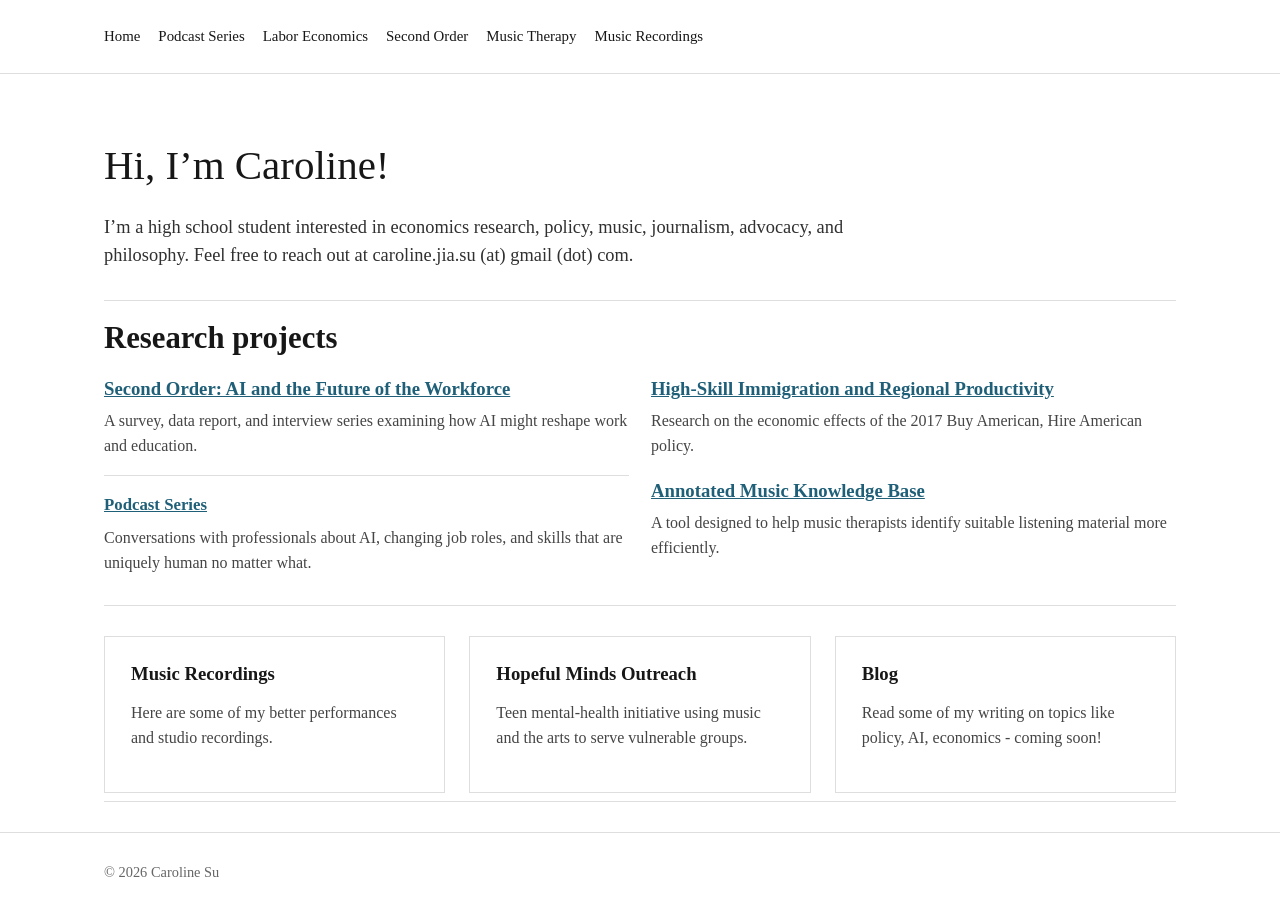
<file: index.html>
<!doctype html>
<html lang="en">
<head>
  <meta charset="utf-8">
  <meta name="viewport" content="width=device-width, initial-scale=1">
  <meta name="description" content="Caroline Su — research, journalism, and music.">
  <title>Home | Caroline Su</title>
  <link rel="stylesheet" href="styles.css">
</head>
<body>
<header class="site-header">
  <nav class="nav" aria-label="Main navigation">
    <button class="nav-toggle" aria-expanded="false" aria-controls="nav-links">Menu</button>
    <ul class="nav-links" id="nav-links">
      <li><a href="index.html">Home</a></li>
      <li><a href="podcast.html">Podcast Series</a></li>
      <li><a href="labor-economics.html">Labor Economics</a></li>
      <li><a href="second-order.html">Second Order</a></li>
      <li><a href="music-therapy.html">Music Therapy</a></li>
      <li><a href="recordings.html">Music Recordings</a></li>
    </ul>
  </nav>
</header>

<main>

<section class="hero">
  <h1>Hi, I’m Caroline!</h1>
  <p class="lede">I’m a high school student interested in economics research, policy, music, journalism, advocacy, and philosophy. Feel free to reach out at caroline.jia.su (at) gmail (dot) com.</p>
</section>
<section class="section research-section">
  <h2>Research projects</h2>
    <div class="research-columns">

  <!-- LEFT COLUMN -->
  <div class="research-column">

    <article class="card">

      <h3>
        <a href="second-order.html">
          Second Order: AI and the Future of the Workforce
        </a>
      </h3>

      <p>
        A survey, data report, and interview series examining how AI
        might reshape work and education.
      </p>

      <div class="project-subsection">

        <h4>
          <a href="podcast.html">Podcast Series</a>
        </h4>

        <p>
          Conversations with professionals about AI, changing job roles,
          and skills that are uniquely human no matter what.
        </p>
      </div>
    </article>

  </div>


  <!-- RIGHT COLUMN -->
  <div class="research-column">

    <article class="card">

      <h3>
        <a href="labor-economics.html">
          High-Skill Immigration and Regional Productivity
        </a>
      </h3>

      <p>
        Research on the economic effects of the 2017 Buy American,
        Hire American policy.
      </p>
    </article>


    <article class="card">

      <h3>
        <a href="music-therapy.html">
          Annotated Music Knowledge Base
        </a>
      </h3>

      <p>
        A tool designed to help music therapists identify suitable
        listening material more efficiently.
      </p>
    </article>

  </div>

</div>
</section>
<section class="section grid grid-3 home-links-section">
  <article class="card"><h3><a class="stretched" href="recordings.html">Music Recordings</a></h3><p>Here are some of my better performances and studio recordings.</p></article>
  <article class="card"><h3><a class="stretched" href="https://hopefulmindsoutreach.org">Hopeful Minds Outreach</a></h3><p>Teen mental-health initiative using music and the arts to serve vulnerable groups.</p></article>
    <article class="card"><h3>Blog</h3><p>Read some of my writing on topics like policy, AI, economics - coming soon!</p></article>
</section>
</main>
<footer><div class="footer-inner">© <span id="year"></span> Caroline Su</div></footer>
<script src="script.js"></script>
<script>document.getElementById('year').textContent = new Date().getFullYear();</script>
</body>
</html>
</file>
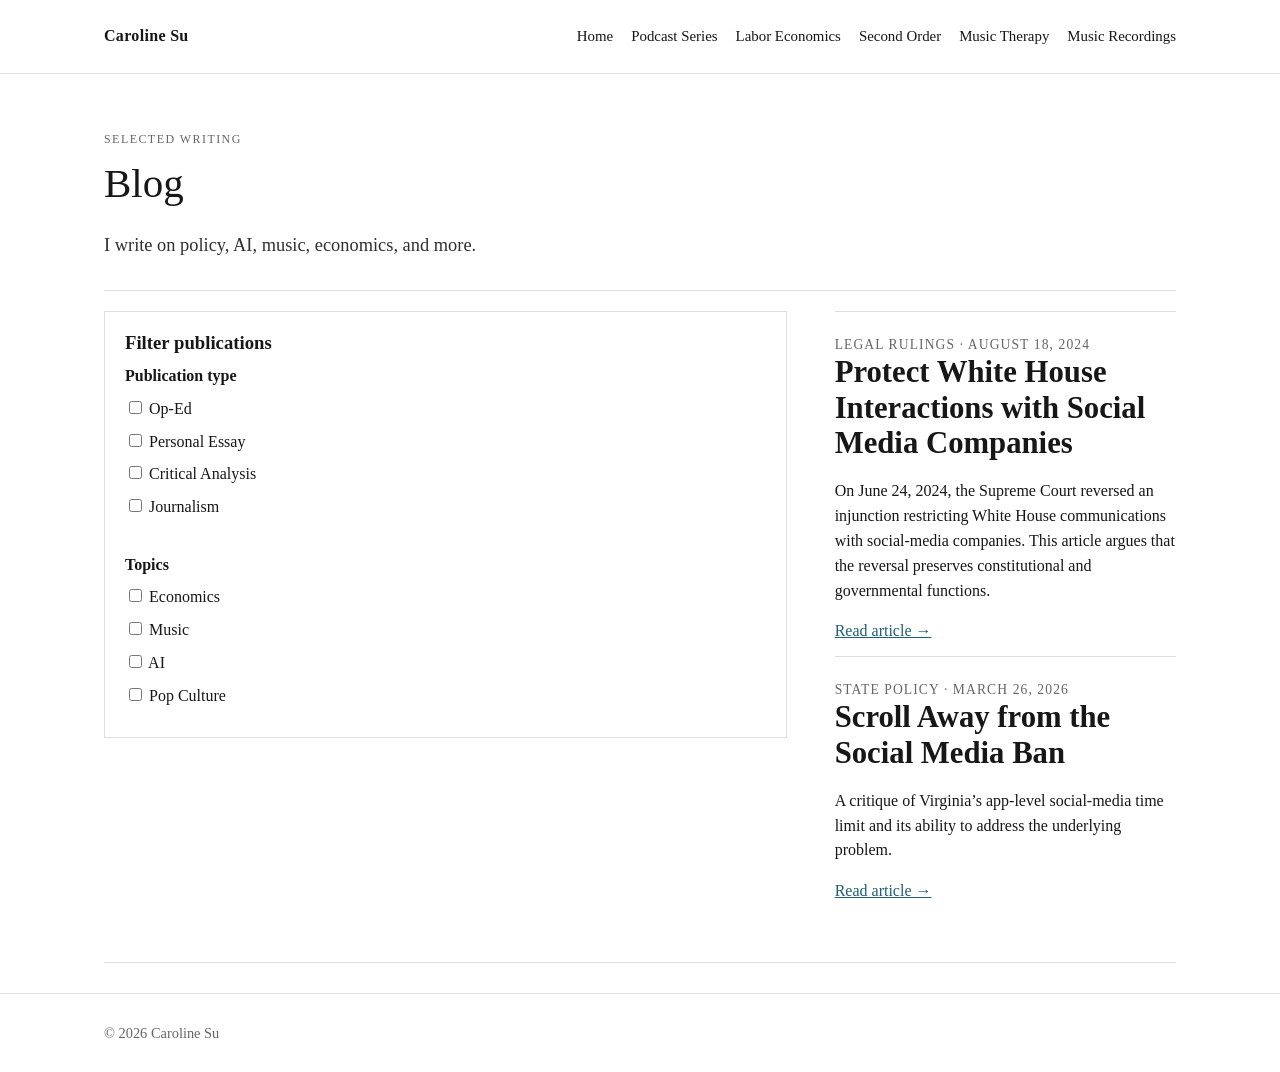
<file: blog.html>
<!doctype html>
<html lang="en">
<head>
  <meta charset="utf-8">
  <meta name="viewport" content="width=device-width, initial-scale=1">
  <meta name="description" content="Caroline Su — research, journalism, and music.">
  <title>Blog | Caroline Su</title>
  <link rel="stylesheet" href="styles.css">
</head>
<body>
<header class="site-header">
  <nav class="nav" aria-label="Main navigation">
    <a class="brand" href="index.html">Caroline Su</a>
    <button class="nav-toggle" aria-expanded="false" aria-controls="nav-links">Menu</button>
    <ul class="nav-links" id="nav-links">
      <li><a href="index.html">Home</a></li>
      <li><a href="podcast.html">Podcast Series</a></li>
      <li><a href="labor-economics.html">Labor Economics</a></li>
      <li><a href="second-order.html">Second Order</a></li>
      <li><a href="music-therapy.html">Music Therapy</a></li>
      <li><a href="recordings.html">Music Recordings</a></li>
    </ul>
  </nav>
</header>

<main>

<section class="hero"><div class="eyebrow">Selected writing</div><h1>Blog</h1><p class="lede">I write on policy, AI, music, economics, and more.</p></section>
<section class="section two-column">
  <aside class="filters"><h3>Filter publications</h3><strong>Publication type</strong>
    <label><input type="checkbox" data-filter value="op-ed"> Op-Ed</label>
    <label><input type="checkbox" data-filter value="personal-essay"> Personal Essay</label>
    <label><input type="checkbox" data-filter value="critical-analysis"> Critical Analysis</label>
    <label><input type="checkbox" data-filter value="journalism"> Journalism</label>
    <br><strong>Topics</strong>
    <label><input type="checkbox" data-filter value="economics"> Economics</label>
    <label><input type="checkbox" data-filter value="music"> Music</label>
    <label><input type="checkbox" data-filter value="ai"> AI</label>
    <label><input type="checkbox" data-filter value="pop-culture"> Pop Culture</label>
  </aside>
  <div class="post-list">
    <article class="post" data-type="op-ed" data-topic="ai"><div class="meta">Legal rulings · August 18, 2024</div><h2>Protect White House Interactions with Social Media Companies</h2><p>On June 24, 2024, the Supreme Court reversed an injunction restricting White House communications with social-media companies. This article argues that the reversal preserves constitutional and governmental functions.</p><a href="#">Read article →</a></article>
    <article class="post" data-type="op-ed" data-topic="pop-culture"><div class="meta">State policy · March 26, 2026</div><h2>Scroll Away from the Social Media Ban</h2><p>A critique of Virginia’s app-level social-media time limit and its ability to address the underlying problem.</p><a href="#">Read article →</a></article>
  </div>
</section>
</main>
<footer><div class="footer-inner">© <span id="year"></span> Caroline Su</div></footer>
<script src="script.js"></script>
<script>document.getElementById('year').textContent = new Date().getFullYear();</script>
</body>
</html>
</file>
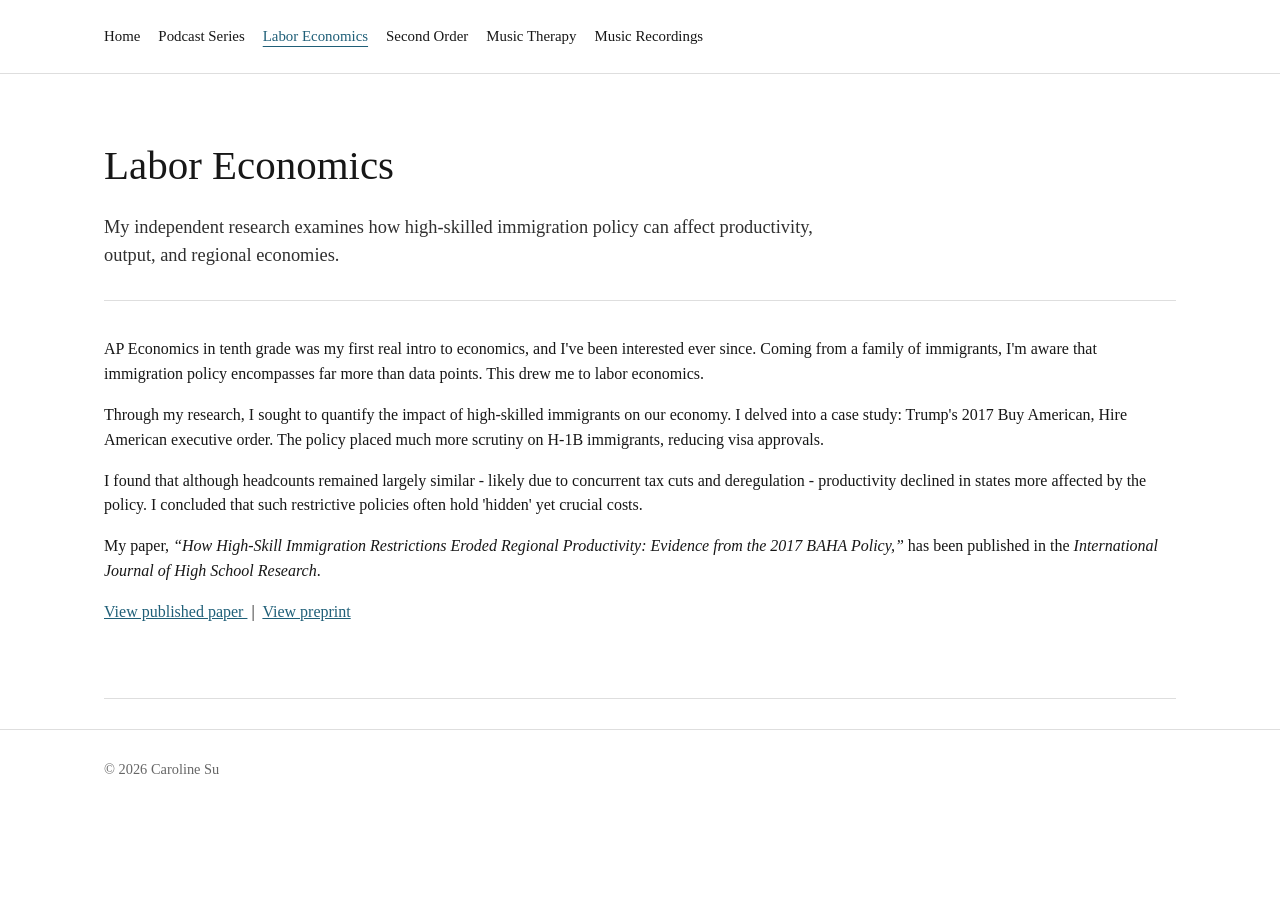
<file: labor-economics.html>
<!doctype html>
<html lang="en">
<head>
  <meta charset="utf-8">
  <meta name="viewport" content="width=device-width, initial-scale=1">
  <meta name="description" content="Caroline Su — research, journalism, and music.">
  <title>Labor Economics | Caroline Su</title>
  <link rel="stylesheet" href="styles.css">
</head>
<body>
<header class="site-header">
  <nav class="nav" aria-label="Main navigation">
    <button class="nav-toggle" aria-expanded="false" aria-controls="nav-links">Menu</button>
    <ul class="nav-links" id="nav-links">
      <li><a href="index.html">Home</a></li>
      <li><a href="podcast.html">Podcast Series</a></li>
      <li><a href="labor-economics.html" aria-current="page">Labor Economics</a></li>
      <li><a href="second-order.html">Second Order</a></li>
      <li><a href="music-therapy.html">Music Therapy</a></li>
      <li><a href="recordings.html">Music Recordings</a></li>
    </ul>
  </nav>
</header>

<main>

<section class="hero"></div><h1>Labor Economics</h1><p class="lede">My independent research examines how high-skilled immigration policy can affect productivity, output, and regional economies.</p></section>
<section class="section">
<p>AP Economics in tenth grade was my first real intro to economics, and I've been interested ever since. Coming from a family of immigrants, I'm aware that immigration policy encompasses far more than data points. This drew me to labor economics.</p>
<p>Through my research, I sought to quantify the impact of high-skilled immigrants on our economy. I delved into a case study: Trump's 2017 Buy American, Hire American executive order. The policy placed much more scrutiny on H-1B immigrants, reducing visa approvals.</p>
<p>I found that although headcounts remained largely similar - likely due to concurrent tax cuts and deregulation - productivity declined in states more affected by the policy. I concluded that such restrictive policies often hold 'hidden' yet crucial costs.</p>
<p>My paper, <em>“How High-Skill Immigration Restrictions Eroded Regional Productivity: Evidence from the 2017 BAHA Policy,”</em> has been published in the <em>International Journal of High School Research</em>.</p>
<p>
  <a
    href="https://terra-docs.s3.us-east-2.amazonaws.com/IJHSR/Articles/volume8-issue18/IJHSR_2026_818_9.pdf"
    target="_blank"
    rel="noopener">
    View published paper
  </a>

  &nbsp;|&nbsp;

  <a
    href="https://doi.org/10.2139/ssrn.6649558"
    target="_blank"
    rel="noopener">
    View preprint
  </a>
</p>
</section>
</main>
<footer><div class="footer-inner">© <span id="year"></span> Caroline Su</div></footer>
<script src="script.js"></script>
<script>document.getElementById('year').textContent = new Date().getFullYear();</script>
</body>
</html>
</file>
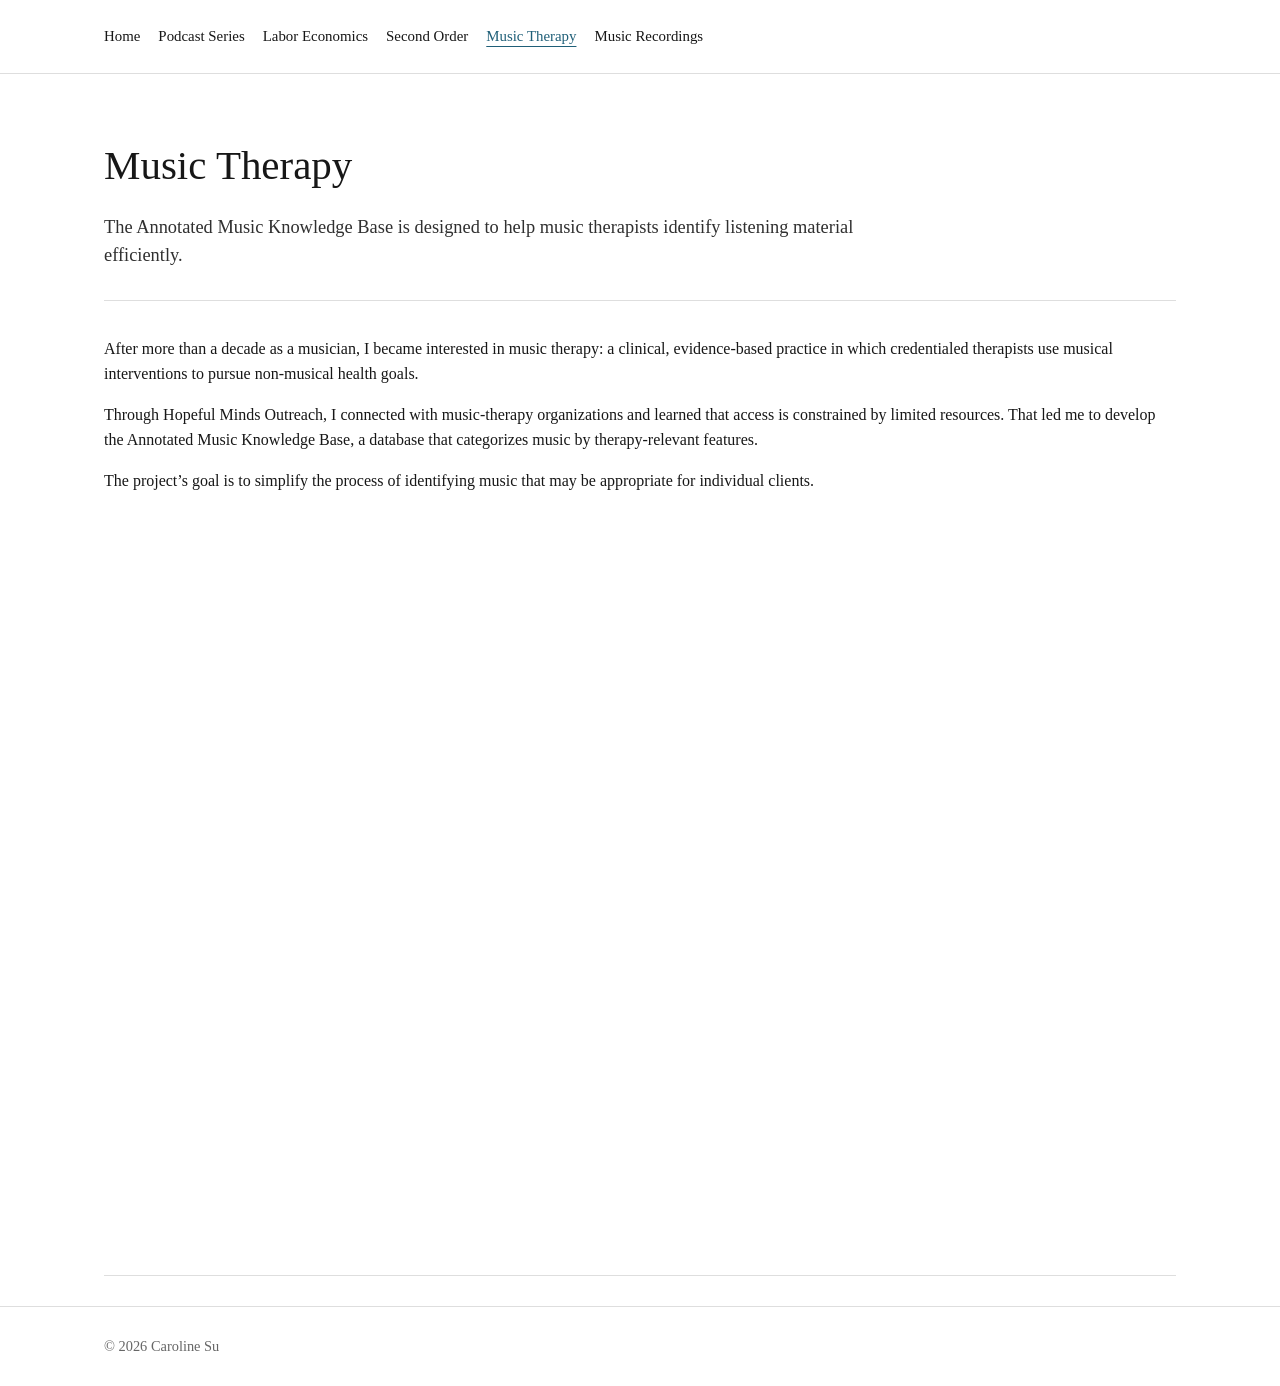
<file: music-therapy.html>
<!doctype html>
<html lang="en">
<head>
  <meta charset="utf-8">
  <meta name="viewport" content="width=device-width, initial-scale=1">
  <meta name="description" content="Caroline Su — research, journalism, and music.">
  <title>Music Therapy | Caroline Su</title>
  <link rel="stylesheet" href="styles.css">
</head>
<body>
<header class="site-header">
  <nav class="nav" aria-label="Main navigation">
    <button class="nav-toggle" aria-expanded="false" aria-controls="nav-links">Menu</button>
    <ul class="nav-links" id="nav-links">
      <li><a href="index.html">Home</a></li>
      <li><a href="podcast.html">Podcast Series</a></li>
      <li><a href="labor-economics.html">Labor Economics</a></li>
      <li><a href="second-order.html">Second Order</a></li>
      <li><a href="music-therapy.html" aria-current="page">Music Therapy</a></li>
      <li><a href="recordings.html">Music Recordings</a></li>
    </ul>
  </nav>
</header>

<main>

<section class="hero"></div><h1>Music Therapy</h1><p class="lede">The Annotated Music Knowledge Base is designed to help music therapists identify listening material efficiently.</p></section>
<section class="section">
<p>After more than a decade as a musician, I became interested in music therapy: a clinical, evidence-based practice in which credentialed therapists use musical interventions to pursue non-musical health goals.</p>
<p>Through Hopeful Minds Outreach, I connected with music-therapy organizations and learned that access is constrained by limited resources. That led me to develop the Annotated Music Knowledge Base, a database that categorizes music by therapy-relevant features.</p>
<p>The project’s goal is to simplify the process of identifying music that may be appropriate for individual clients.</p>
<div class="notion-embed">
  <iframe
    src="https://shorthaired-kite-eb5.notion.site/ebd//308f971abde680f08485e505eee11bba?v=308f971abde681fe8b44000cd25b908d"
    width="100%"
    height="600"
    frameborder="0"
    allowfullscreen>
  </iframe>
</div>
</section>
</main>
<footer><div class="footer-inner">© <span id="year"></span> Caroline Su</div></footer>
<script src="script.js"></script>
<script>document.getElementById('year').textContent = new Date().getFullYear();</script>
</body>
</html>
</file>
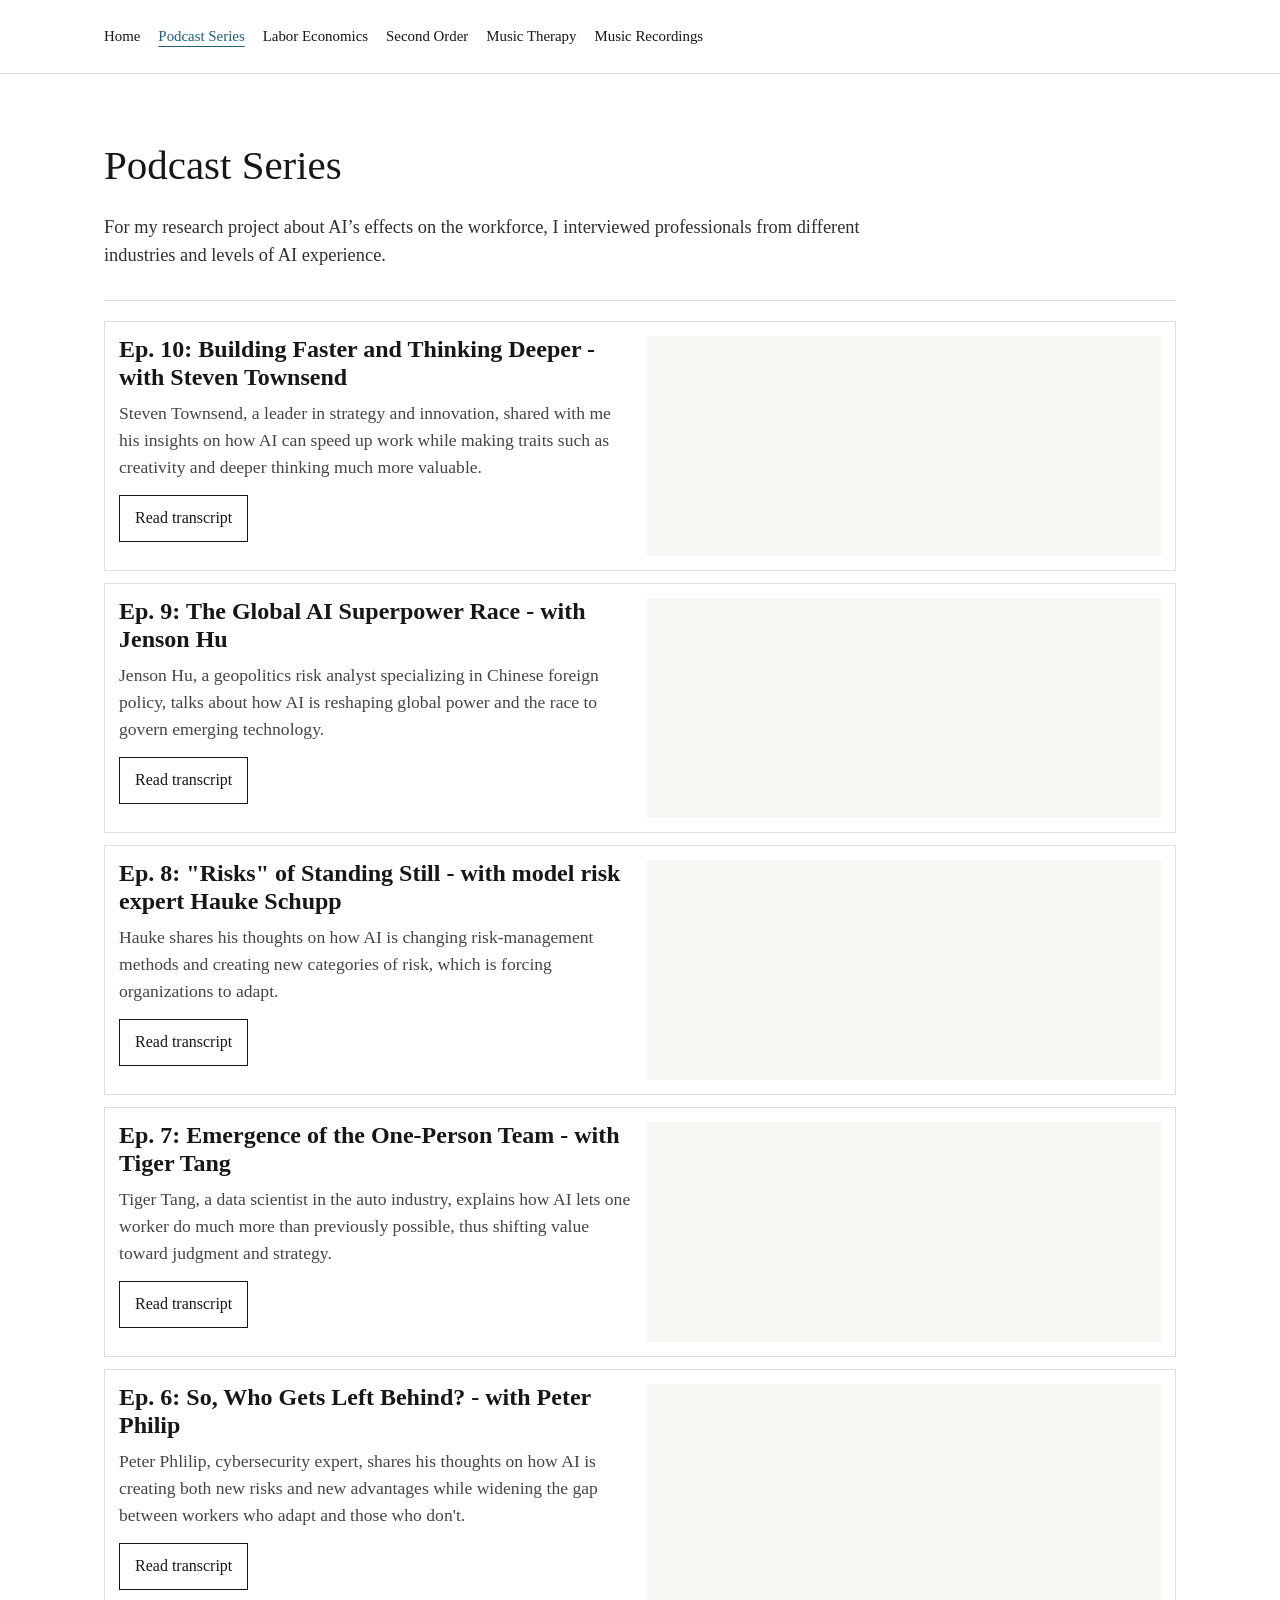
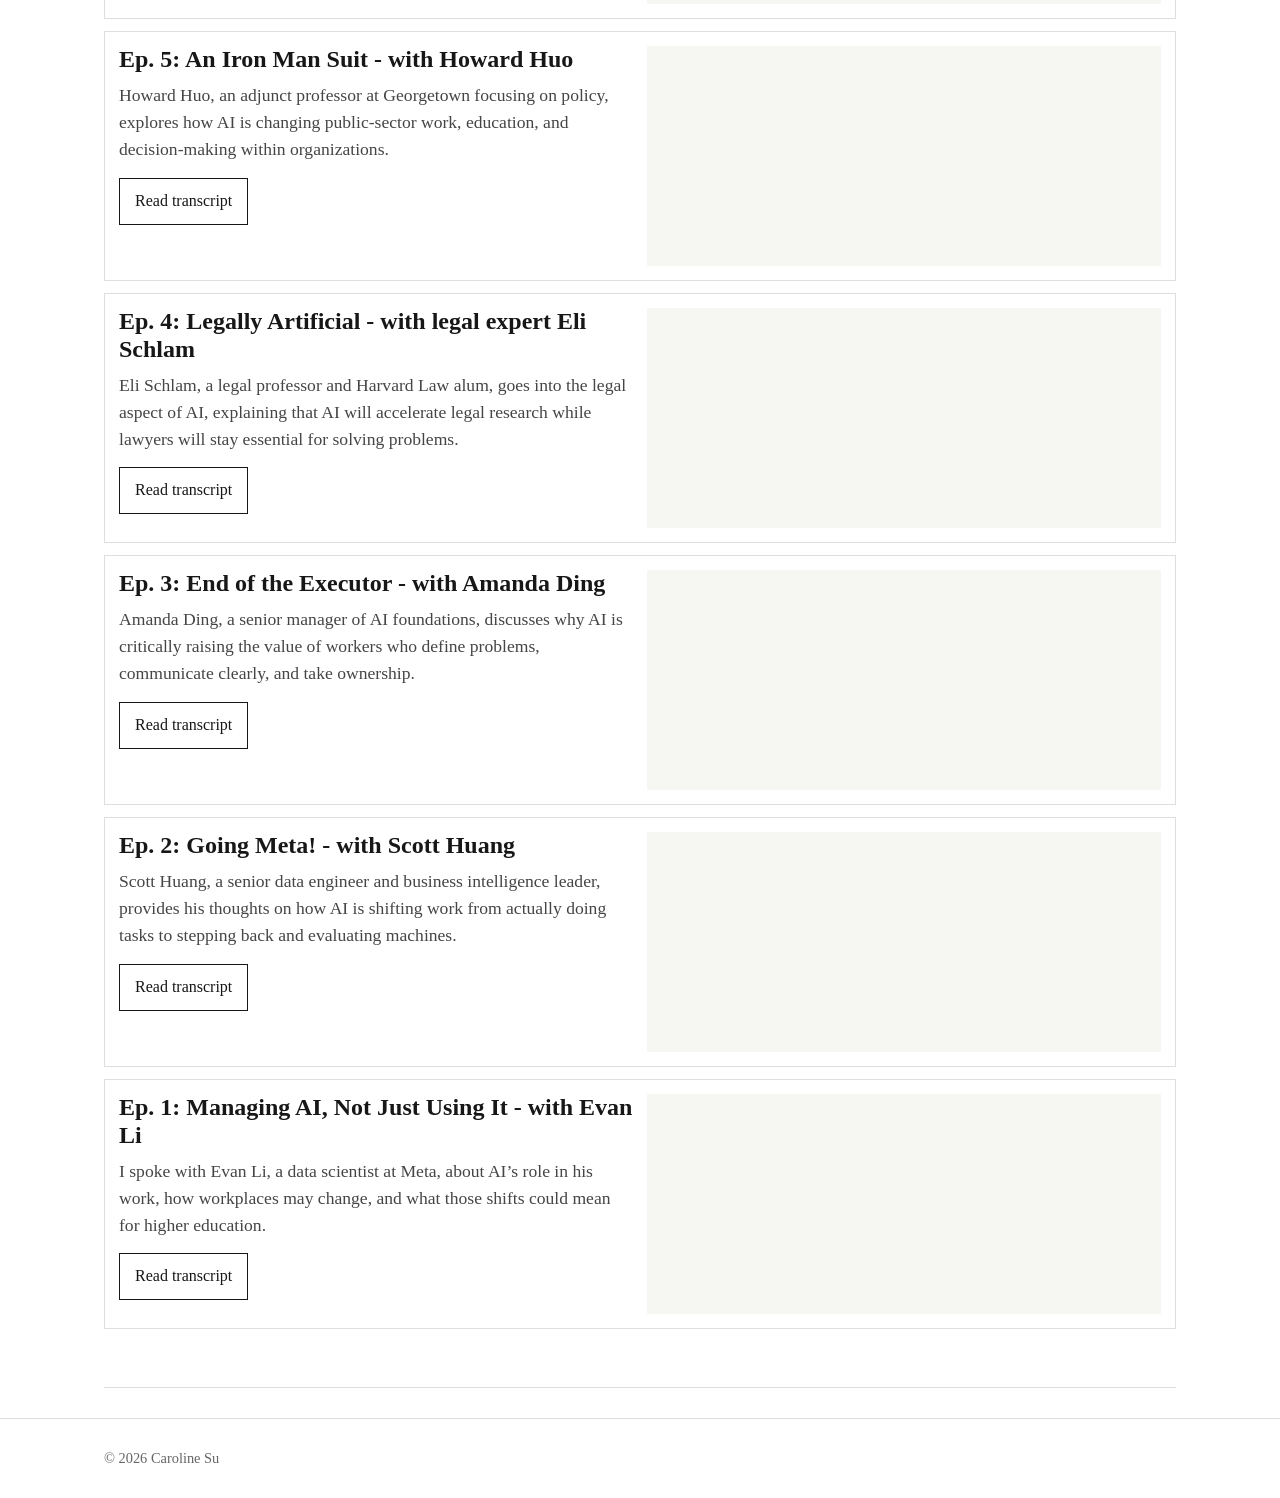
<file: podcast.html>
<!doctype html>
<html lang="en">
<head>
  <meta charset="utf-8">
  <meta name="viewport" content="width=device-width, initial-scale=1">
  <meta name="description" content="Caroline Su — research, journalism, and music.">
  <title>Podcast Series | Caroline Su</title>
  <link rel="stylesheet" href="styles.css">
</head>
<body>
<header class="site-header">
  <nav class="nav" aria-label="Main navigation">
    <button class="nav-toggle" aria-expanded="false" aria-controls="nav-links">Menu</button>
    <ul class="nav-links" id="nav-links">
      <li><a href="index.html">Home</a></li>
      <li><a href="podcast.html" aria-current="page">Podcast Series</a></li>
      <li><a href="labor-economics.html">Labor Economics</a></li>
      <li><a href="second-order.html">Second Order</a></li>
      <li><a href="music-therapy.html">Music Therapy</a></li>
      <li><a href="recordings.html">Music Recordings</a></li>
    </ul>
  </nav>
</header>

<main>

<section class="hero"></div><h1>Podcast Series</h1><p class="lede">For my research project about AI’s effects on the workforce, I interviewed professionals from different industries and levels of AI experience.</p></section>
<section class="section post-list podcast-list">
  <article class="card grid grid-2"><div><div class="meta">Episode 10</div><h2>Ep. 10: Building Faster and Thinking Deeper - with Steven Townsend</h2><p>Steven Townsend, a leader in strategy and innovation, shared with me his insights on how AI can speed up work while making traits such as creativity and deeper thinking much more valuable.</p><a class="button" href="#">Read transcript</a></div><div class="media-placeholder"><iframe width="560" height="315" src="https://www.youtube.com/embed/8R-BhP-hXj8?si=3nuMcXbZvGZrmWEN" title="YouTube video player" frameborder="0" allow="accelerometer; autoplay; clipboard-write; encrypted-media; gyroscope; picture-in-picture; web-share" referrerpolicy="strict-origin-when-cross-origin" allowfullscreen></iframe></div></article>
  <article class="card grid grid-2"><div><div class="meta">Episode 9</div><h2>Ep. 9: The Global AI Superpower Race - with Jenson Hu</h2><p>Jenson Hu, a geopolitics risk analyst specializing in Chinese foreign policy, talks about how AI is reshaping global power and the race to govern emerging technology.</p><a class="button" href="#">Read transcript</a></div><div class="media-placeholder"><iframe width="560" height="315" src="https://www.youtube.com/embed/nml3bzSfBO4?si=8uVVKk0BXg5oDALo" title="YouTube video player" frameborder="0" allow="accelerometer; autoplay; clipboard-write; encrypted-media; gyroscope; picture-in-picture; web-share" referrerpolicy="strict-origin-when-cross-origin" allowfullscreen></iframe></div></article>
  <article class="card grid grid-2"><div><div class="meta">Episode 8</div><h2>Ep. 8: "Risks" of Standing Still - with model risk expert Hauke Schupp</h2><p>Hauke shares his thoughts on how AI is changing risk-management methods and creating new categories of risk, which is forcing organizations to adapt.</p><a class="button" href="#">Read transcript</a></div><div class="media-placeholder"><iframe width="560" height="315" src="https://www.youtube.com/embed/CTXNLrq7KOw?si=369xtiN9fovGHjN-" title="YouTube video player" frameborder="0" allow="accelerometer; autoplay; clipboard-write; encrypted-media; gyroscope; picture-in-picture; web-share" referrerpolicy="strict-origin-when-cross-origin" allowfullscreen></iframe></div></article>
  <article class="card grid grid-2"><div><div class="meta">Episode 7</div><h2>Ep. 7: Emergence of the One-Person Team - with Tiger Tang</h2><p>Tiger Tang, a data scientist in the auto industry, explains how AI lets one worker do much more than previously possible, thus shifting value toward judgment and strategy.</p><a class="button" href="#">Read transcript</a></div><div class="media-placeholder"><iframe width="560" height="315" src="https://www.youtube.com/embed/axhZ0qP5Xn0?si=PpdfEWCBcOV4u-Wv" title="YouTube video player" frameborder="0" allow="accelerometer; autoplay; clipboard-write; encrypted-media; gyroscope; picture-in-picture; web-share" referrerpolicy="strict-origin-when-cross-origin" allowfullscreen></iframe></div></article>
  <article class="card grid grid-2"><div><div class="meta">Episode 6</div><h2>Ep. 6: So, Who Gets Left Behind? - with Peter Philip</h2><p>Peter Phlilip, cybersecurity expert, shares his thoughts on how AI is creating both new risks and new advantages while widening the gap between workers who adapt and those who don't.</p><a class="button" href="#">Read transcript</a></div><div class="media-placeholder"><iframe width="560" height="315" src="https://www.youtube.com/embed/X4FnWy9SFjY?si=wvQBKmboSEFZiCRQ" title="YouTube video player" frameborder="0" allow="accelerometer; autoplay; clipboard-write; encrypted-media; gyroscope; picture-in-picture; web-share" referrerpolicy="strict-origin-when-cross-origin" allowfullscreen></iframe></div></article>
  <article class="card grid grid-2"><div><div class="meta">Episode 5</div><h2>Ep. 5: An Iron Man Suit - with Howard Huo</h2><p>Howard Huo, an adjunct professor at Georgetown focusing on policy, explores how AI is changing public-sector work, education, and decision-making within organizations.</p><a class="button" href="#">Read transcript</a></div><div class="media-placeholder"><iframe width="560" height="315" src="https://www.youtube.com/embed/Q5-M3cktFJo?si=iQkp_haIWxJlVK3g" title="YouTube video player" frameborder="0" allow="accelerometer; autoplay; clipboard-write; encrypted-media; gyroscope; picture-in-picture; web-share" referrerpolicy="strict-origin-when-cross-origin" allowfullscreen></iframe></div></article>
  <article class="card grid grid-2"><div><div class="meta">Episode 4</div><h2>Ep. 4: Legally Artificial - with legal expert Eli Schlam</h2><p>Eli Schlam, a legal professor and Harvard Law alum, goes into the legal aspect of AI, explaining that AI will accelerate legal research while lawyers will stay essential for solving problems.</p><a class="button" href="#">Read transcript</a></div><div class="media-placeholder"><iframe width="560" height="315" src="https://www.youtube.com/embed/-xaSmOlKhU8?si=EJpy3YQ_CGB6OxOS" title="YouTube video player" frameborder="0" allow="accelerometer; autoplay; clipboard-write; encrypted-media; gyroscope; picture-in-picture; web-share" referrerpolicy="strict-origin-when-cross-origin" allowfullscreen></iframe></div></article>
  <article class="card grid grid-2"><div><div class="meta">Episode 3</div><h2>Ep. 3: End of the Executor - with Amanda Ding</h2><p>Amanda Ding, a senior manager of AI foundations, discusses why AI is critically raising the value of workers who define problems, communicate clearly, and take ownership.</p><a class="button" href="#">Read transcript</a></div><div class="media-placeholder"><iframe width="560" height="315" src="https://www.youtube.com/embed/CyPdi36Uqqc?si=f7bAQsAt9Pww0HL6" title="YouTube video player" frameborder="0" allow="accelerometer; autoplay; clipboard-write; encrypted-media; gyroscope; picture-in-picture; web-share" referrerpolicy="strict-origin-when-cross-origin" allowfullscreen></iframe></div></article>
  <article class="card grid grid-2"><div><div class="meta">Episode 2</div><h2>Ep. 2: Going Meta! - with Scott Huang</h2><p>Scott Huang, a senior data engineer and business intelligence leader, provides his thoughts on how AI is shifting work from actually doing tasks to stepping back and evaluating machines.</p><a class="button" href="#">Read transcript</a></div><div class="media-placeholder"><iframe width="560" height="315" src="https://www.youtube.com/embed/DY5VE3igkmY?si=qbCEurDQcsZA5id1" title="YouTube video player" frameborder="0" allow="accelerometer; autoplay; clipboard-write; encrypted-media; gyroscope; picture-in-picture; web-share" referrerpolicy="strict-origin-when-cross-origin" allowfullscreen></iframe></div></article>
  <article class="card grid grid-2"><div><div class="meta">Episode 1</div><h2>Ep. 1: Managing AI, Not Just Using It - with Evan Li</h2><p>I spoke with Evan Li, a data scientist at Meta, about AI’s role in his work, how workplaces may change, and what those shifts could mean for higher education.</p><a class="button" href="#">Read transcript</a></div><div class="media-placeholder"><iframe width="560" height="315" src="https://www.youtube.com/embed/ElkpdrBvhQo?si=1zbZb9CA82XKs3QU" title="YouTube video player" frameborder="0" allow="accelerometer; autoplay; clipboard-write; encrypted-media; gyroscope; picture-in-picture; web-share" referrerpolicy="strict-origin-when-cross-origin" allowfullscreen></iframe></div></article>
</section>
</main>
<footer><div class="footer-inner">© <span id="year"></span> Caroline Su</div></footer>
<script src="script.js"></script>
<script>document.getElementById('year').textContent = new Date().getFullYear();</script>
</body>
</html>
</file>
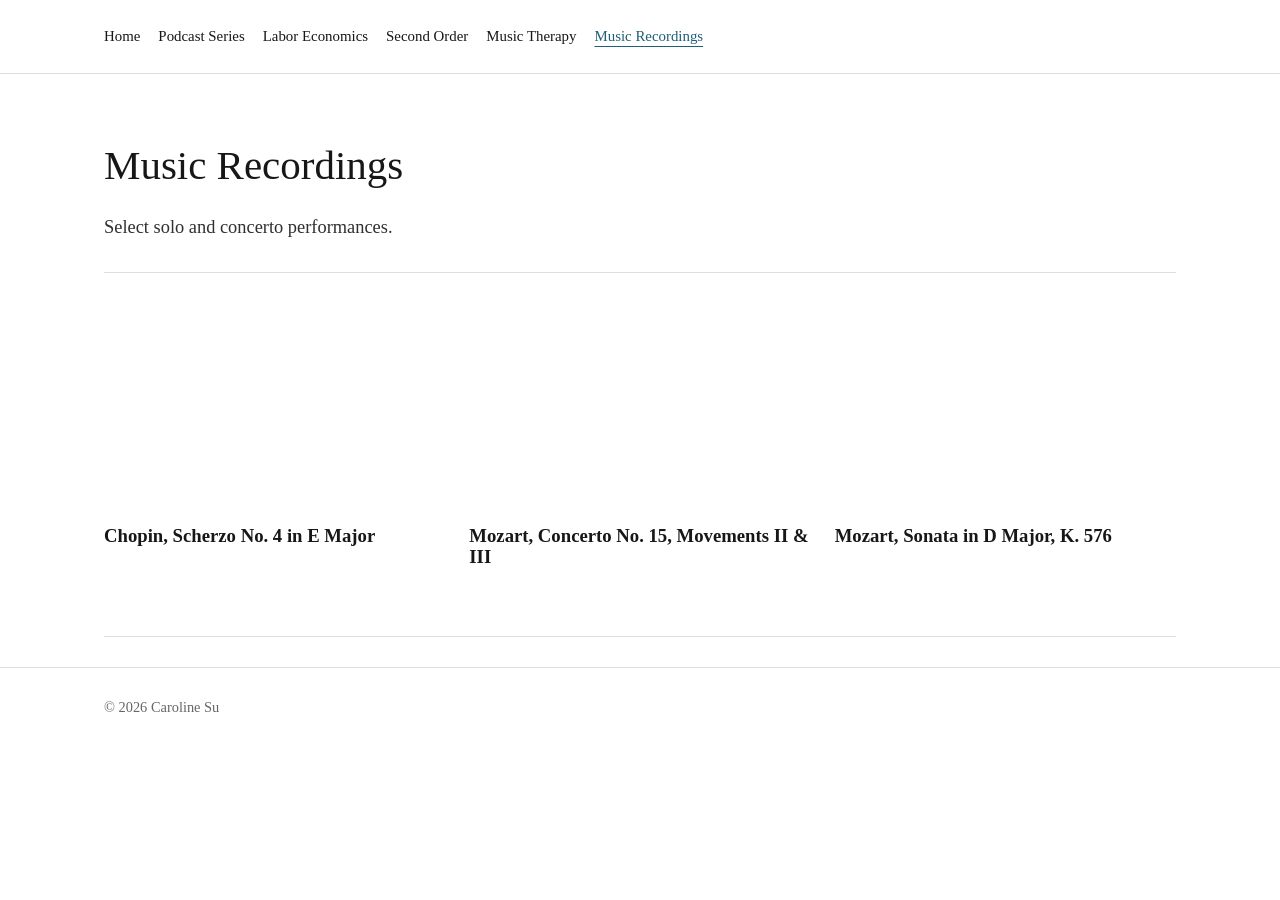
<file: recordings.html>
<!doctype html>
<html lang="en">
<head>
  <meta charset="utf-8">
  <meta name="viewport" content="width=device-width, initial-scale=1">
  <meta name="description" content="Caroline Su — research, journalism, and music.">
  <title>Music Recordings | Caroline Su</title>
  <link rel="stylesheet" href="styles.css">
</head>
<body>
<header class="site-header">
  <nav class="nav" aria-label="Main navigation">
    <button class="nav-toggle" aria-expanded="false" aria-controls="nav-links">Menu</button>
    <ul class="nav-links" id="nav-links">
      <li><a href="index.html">Home</a></li>
      <li><a href="podcast.html">Podcast Series</a></li>
      <li><a href="labor-economics.html">Labor Economics</a></li>
      <li><a href="second-order.html">Second Order</a></li>
      <li><a href="music-therapy.html">Music Therapy</a></li>
      <li><a href="recordings.html" aria-current="page">Music Recordings</a></li>
    </ul>
  </nav>
</header>

<main>

<section class="hero">
  <h1>Music Recordings</h1>
  <p class="lede">Select solo and concerto performances.</p>
</section>
<section class="section grid grid-3">
  <article><div class="recording-thumb"><iframe width="560" height="315" src="https://www.youtube.com/embed/Bx7j079Xtng?si=x2bfJWNCGJKi-rbO" title="YouTube video player" frameborder="0" allow="accelerometer; autoplay; clipboard-write; encrypted-media; gyroscope; picture-in-picture; web-share" referrerpolicy="strict-origin-when-cross-origin" allowfullscreen></iframe></div><h3>Chopin, Scherzo No. 4 in E Major</h3></article>
  <article><div class="recording-thumb"><iframe width="560" height="315" src="https://www.youtube.com/embed/Hl6Zx0UIDRg?si=IUXp51sdQwWa17R7" title="YouTube video player" frameborder="0" allow="accelerometer; autoplay; clipboard-write; encrypted-media; gyroscope; picture-in-picture; web-share" referrerpolicy="strict-origin-when-cross-origin" allowfullscreen></iframe></div><h3>Mozart, Concerto No. 15, Movements II &amp; III</h3></article>
  <article><div class="recording-thumb"><iframe width="560" height="315" src="https://www.youtube.com/embed/tHS2aRTRUSk?si=TSGOO5EYxiM2Hv8A" title="YouTube video player" frameborder="0" allow="accelerometer; autoplay; clipboard-write; encrypted-media; gyroscope; picture-in-picture; web-share" referrerpolicy="strict-origin-when-cross-origin" allowfullscreen></iframe></div><h3>Mozart, Sonata in D Major, K. 576</h3></article>
</section>
</main>
<footer><div class="footer-inner">© <span id="year"></span> Caroline Su</div></footer>
<script src="script.js"></script>
<script>document.getElementById('year').textContent = new Date().getFullYear();</script>
</body>
</html>
</file>
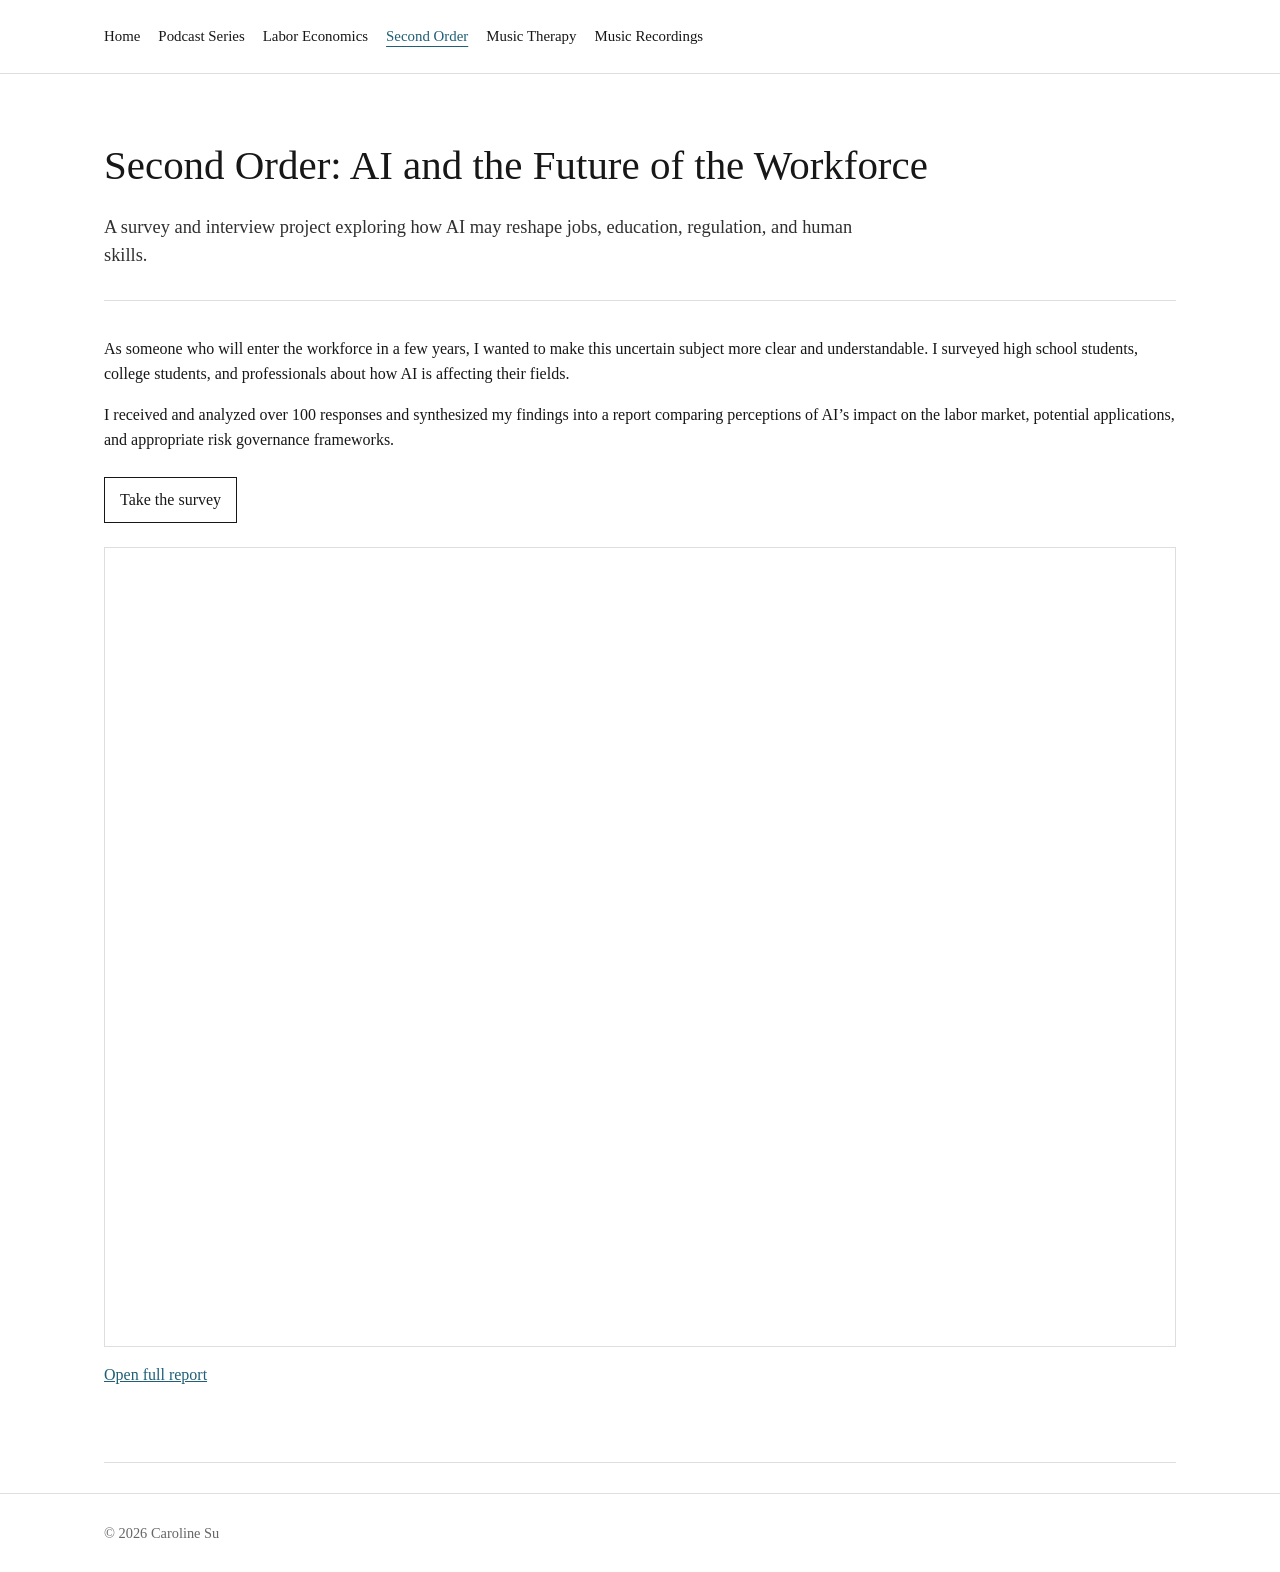
<file: second-order.html>
<!doctype html>
<html lang="en">
<head>
  <meta charset="utf-8">
  <meta name="viewport" content="width=device-width, initial-scale=1">
  <meta name="description" content="Caroline Su — research, journalism, and music.">
  <title>Second Order | Caroline Su</title>
  <link rel="stylesheet" href="styles.css">
</head>

<body>

<header class="site-header">
  <nav class="nav" aria-label="Main navigation">
    <button class="nav-toggle" aria-expanded="false" aria-controls="nav-links">
      Menu
    </button>

    <ul class="nav-links" id="nav-links">
      <li><a href="index.html">Home</a></li>
      <li><a href="podcast.html">Podcast Series</a></li>
      <li><a href="labor-economics.html">Labor Economics</a></li>
      <li><a href="second-order.html" aria-current="page">Second Order</a></li>
      <li><a href="music-therapy.html">Music Therapy</a></li>
      <li><a href="recordings.html">Music Recordings</a></li>
    </ul>
  </nav>
</header>

<main>

  <section class="hero">
    <h1>Second Order: AI and the Future of the Workforce</h1>

    <p class="lede">
      A survey and interview project exploring how AI may reshape jobs,
      education, regulation, and human skills.
    </p>
  </section>

  <section class="section">

    <p>
      As someone who will enter the workforce in a few years, I wanted
      to make this uncertain subject more clear and understandable.
      I surveyed high school students, college students, and professionals
      about how AI is affecting their fields.
    </p>

    <p>
      I received and analyzed over 100 responses and synthesized my findings into a 
      report comparing perceptions of AI’s impact on the labor market, potential applications,
      and appropriate risk governance frameworks.
    </p>

    <a
      class="button"
      href="https://forms.gle/Ku35YZHnYENcXKLj6"
      target="_blank"
      rel="noopener">
      Take the survey
    </a>

    <div class="pdf-container">
      <iframe
        src="assets/docs/ai-integration-report-2026.pdf"
        title="Perceptions of AI Integration Report">
      </iframe>
    </div>

    <p>
      <a
        href="assets/docs/ai-integration-report-2026.pdf"
        target="_blank"
        rel="noopener">
        Open full report
      </a>
    </p>

  </section>

</main>

<footer>
  <div class="footer-inner">
    © <span id="year"></span> Caroline Su
  </div>
</footer>

<script src="script.js"></script>
<script>
  document.getElementById('year').textContent = new Date().getFullYear();
</script>

</body>
</html>
</file>
<file: styles.css>
:root {
  --ink: #171717;
  --muted: #666;
  --line: #dedede;
  --paper: #fff;
  --soft: #f6f6f3;
  --accent: #1f5f78;
  --max: 1120px;
}

* { box-sizing: border-box; }
html { scroll-behavior: smooth; }
body {
  margin: 0;
  color: var(--ink);
  background: var(--paper);
  font-family: Georgia, "Times New Roman", serif;
  line-height: 1.55;
}
a { color: var(--accent); }
img, video, iframe { max-width: 100%; display: block; }

.site-header {
  position: sticky;
  top: 0;
  z-index: 10;
  background: rgba(255,255,255,.96);
  border-bottom: 1px solid var(--line);
}
.nav {
  max-width: var(--max);
  margin: 0 auto;
  padding: 24px 24px;
  display: flex;
  align-items: center;
  justify-content: space-between;
  gap: 24px;
}
.brand {
  color: var(--ink);
  text-decoration: none;
  font-weight: 700;
  letter-spacing: .02em;
}
.nav-toggle {
  display: none;
  background: none;
  border: 1px solid var(--line);
  padding: 8px 10px;
  font: inherit;
}
.nav-links {
  display: flex;
  flex-wrap: wrap;
  gap: 18px;
  list-style: none;
  padding: 0;
  margin: 0;
}
.nav-links a {
  color: var(--ink);
  text-decoration: none;
  font-size: .93rem;
}
.nav-links a:hover,
.nav-links a[aria-current="page"] { color: var(--accent); text-decoration: underline; text-underline-offset: 5px; }

main { max-width: var(--max); margin: 0 auto; padding: 8px 24px 30px; }
.hero { padding: 48px 0 12px; border-bottom: 1px solid var(--line); }
.eyebrow { text-transform: uppercase; letter-spacing: .12em; font-size: .75rem; color: var(--muted); }
h1, h2, h3 { line-height: 1.15; }
h1 { font-size: clamp(1.8rem, 3.2vw, 3.2rem); margin: 12px 0 24px; font-weight: 500; max-width: 900px; }
h2 { font-size: clamp(1.3rem, 2.4vw, 2rem); margin: 0 0 18px; }
h3 { margin: 0 0 10px; }
.lede { font-size: 1.15rem; max-width: 760px; color: #303030; }
.section { padding: 20px 0 58px; border-bottom: 1px solid var(--line); }
.grid { display: grid; gap: 24px; }
.grid-2 { grid-template-columns: repeat(2, minmax(0,1fr)); }
.grid-3 { grid-template-columns: repeat(3, minmax(0,1fr)); }
.card {
  border: 1px solid var(--line);
  background: var(--paper);
  padding: 26px;
  min-height: 100%;
}
.card:hover { box-shadow: 0 8px 24px rgba(0,0,0,.07); transform: translateY(-2px); transition: .2s ease; }
.card a.stretched { color: inherit; text-decoration: none; }
.card p { color: #454545; }
.meta { color: var(--muted); font-size: .85rem; text-transform: uppercase; letter-spacing: .08em; }
.button {
  display: inline-block;
  border: 1px solid var(--ink);
  color: var(--ink);
  text-decoration: none;
  padding: 10px 15px;
  margin-top: 8px;
}
.button:hover { background: var(--ink); color: white; }
.media-placeholder {
  aspect-ratio: 16/9;
  display: grid;
  place-items: center;
  text-align: center;
  background: var(--soft);
  border: 1px dashed #aaa;
  color: var(--muted);
  padding: 20px;
  margin: 18px 0;
}
.two-column { display: grid; grid-template-columns: 2fr 1fr; gap: 48px; }
.filters { position: sticky; top: 95px; align-self: start; border: 1px solid var(--line); padding: 20px; }
.filters label { display: block; margin: 8px 0; }
.post-list { display: grid; gap: 20px; }
.post { border-top: 1px solid var(--line); padding-top: 22px; }
.recording-thumb { aspect-ratio: 16/10; background: var(--soft); display: grid; place-items: center; border: 1px solid var(--line); color: var(--muted); margin-bottom: 12px; }
footer { border-top: 1px solid var(--line); }
.footer-inner { max-width: var(--max); margin: 0 auto; padding: 28px 24px; color: var(--muted); font-size: .9rem; }

@media (max-width: 850px) {
  .nav { align-items: flex-start; }
  .nav-toggle { display: block; }
  .nav-links { display: none; width: 100%; padding-top: 16px; }
  .nav-links.open { display: grid; }
  .grid-2, .grid-3, .two-column { grid-template-columns: 1fr; }
  .filters { position: static; }
}

/* Make podcast episode blocks smaller */
.post-list .card {
  padding: 14px;
  gap: 14px;
}

.post-list .card h2 {
  font-size: 1.5rem;
  margin-bottom: 8px;
}

.post-list .card p {
  margin: 6px 0;
}

.post-list .media-placeholder {
  min-height: 120px;
  aspect-ratio: auto;
  margin: 0;
  padding: 10px;
}

.post-list {
  gap: 12px;
}
.post-list iframe {
  width: 80%;
  height: 200px;
  border: 0;
}
.post-list .media-placeholder,
.post-list .media-placeholder iframe {
  border: none;
}

.project-subsection {
  margin-top: 16px;
  padding-top: 12px;
  border-top: 1px solid var(--line);
}

.project-subsection h4 {
  font-size: 1.05rem;
  margin: 4px 0 8px;
}

.project-subsection p {
  margin: 0;
}
@media (max-width: 700px) {
  .research-columns {
    grid-template-columns: 1fr;
  }
}
.research-columns {
  display: grid;
  grid-template-columns: 1fr 1fr;
  gap: 22px;
  align-items: stretch;
}

.research-column {
  display: flex;
  flex-direction: column;
  gap: 18px;
}

.research-columns .card {
  padding: 20px 24px;
  min-height: 0;
  height: auto;
}

.research-column:first-child .card {
  flex: 1;
}

.research-columns .card h3 {
  margin: 3px 0 10px;
}

.research-columns .card p {
  margin: 0;
}

/* Tighten spacing between research projects and homepage links */
.research-section {
  padding-bottom: 30px !important;
}

.home-links-section {
  padding-top: 30px !important;
}
.podcast-list .meta {
  display: none;
}

.podcast-list .card p {
  font-size: 1.1rem;
}
.research-columns .card {
  border: none;
  padding: 0;
  background: transparent;
  box-shadow: none;
}
.research-columns .card:hover {
  box-shadow: none;
  transform: none;
}
.podcast-list .card:hover {
  box-shadow: none;
  transform: none;
}
.home-links-section .card:hover {
  box-shadow: none;
  transform: none;
}
.pdf-container {
  margin-top: 24px;
  width: 100%;
}

.pdf-container iframe {
  width: 100%;
  height: 800px;
  border: 1px solid var(--line);
}
.notion-embed {
  margin-top: 24px;
}

.notion-embed iframe {
  width: 100%;
  height: 700px;
  border: none;
}
.recording-thumb {
  padding: 0;
  border: none;
  background: none;
}

.recording-thumb iframe {
  width: 100%;
  height: 220px;
  border: none;
}
.home-links-section {
  padding-bottom: 8px !important;
}
</file>
